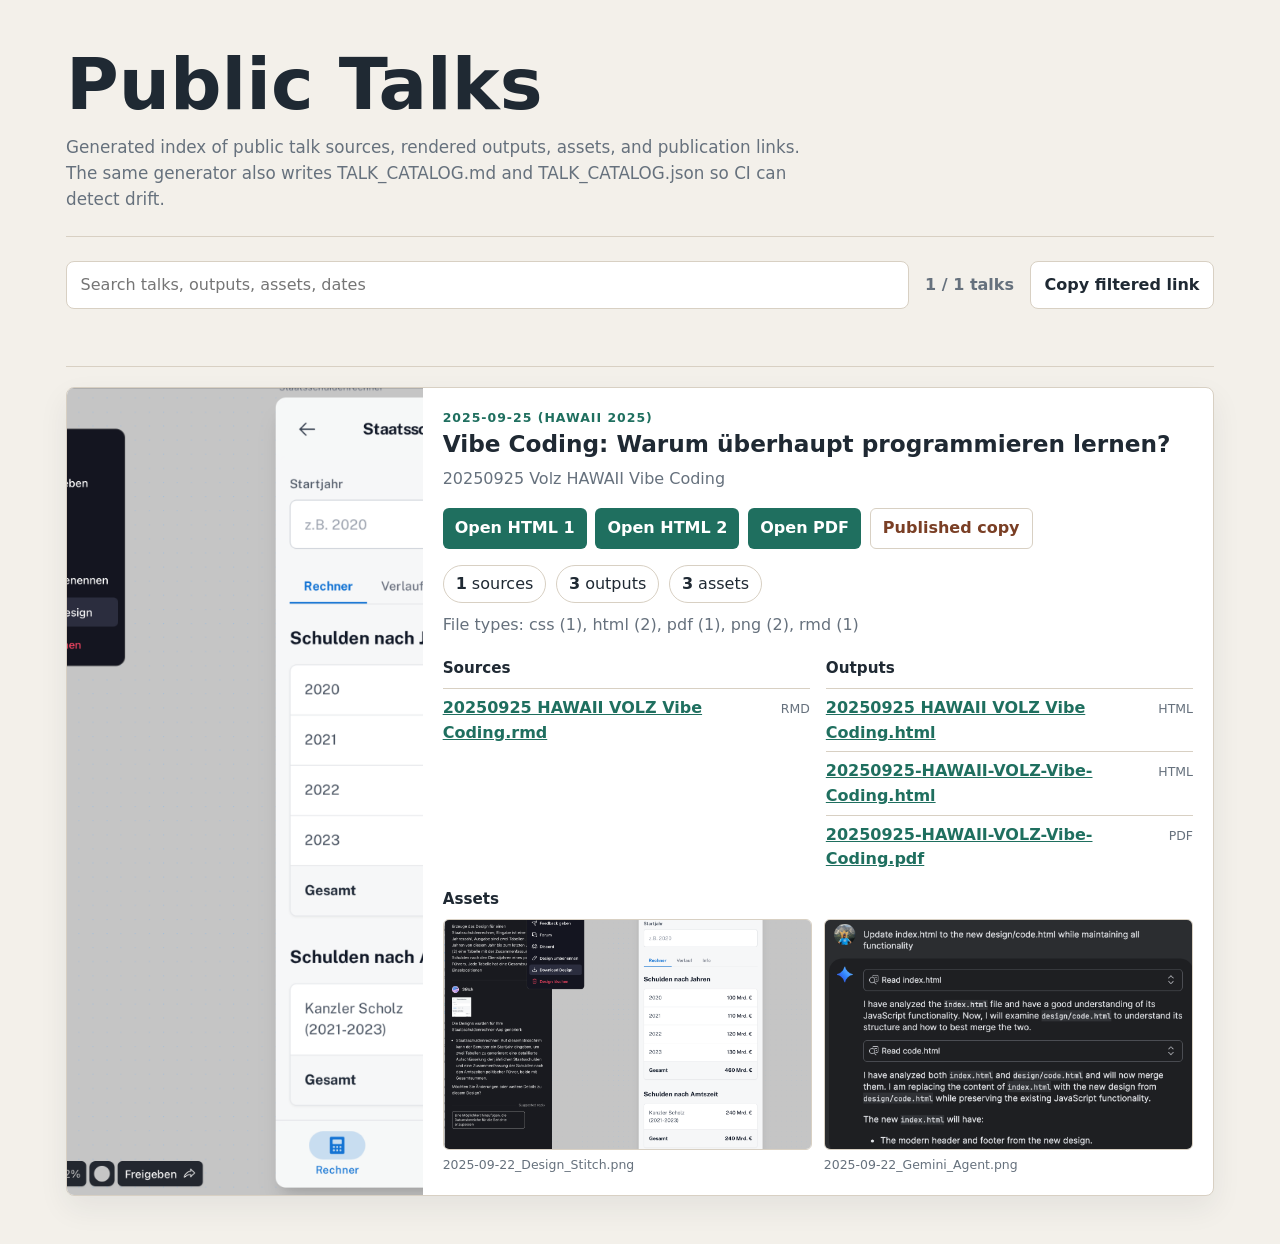
<file: index.html>
<!doctype html>
<html lang="en">
  <head>
    <meta charset="utf-8" />
    <meta name="viewport" content="width=device-width, initial-scale=1" />
    <title>Public Talks Catalog</title>
    <link rel="icon" href="data:," />
    <style>
      :root {
        color-scheme: light;
        --bg: #f3f0ea;
        --ink: #1f2933;
        --muted: #66717d;
        --line: #d8d0c3;
        --paper: #ffffff;
        --accent: #1f6f5f;
        --accent-2: #7a3f25;
      }
      * { box-sizing: border-box; }
      body {
        margin: 0;
        background: var(--bg);
        color: var(--ink);
        font-family: Inter, ui-sans-serif, system-ui, -apple-system, BlinkMacSystemFont, "Segoe UI", sans-serif;
        line-height: 1.55;
      }
      main {
        margin: 0 auto;
        max-width: 1180px;
        padding: 3rem 1rem;
      }
      .hero {
        border-bottom: 1px solid var(--line);
        margin-bottom: 1.5rem;
        padding-bottom: 1.5rem;
      }
      h1, h2, h3, p { margin: 0; }
      h1 {
        font-size: clamp(2rem, 6vw, 4.5rem);
        letter-spacing: 0;
        line-height: 1;
      }
      .lead {
        color: var(--muted);
        font-size: 1.05rem;
        margin-top: 0.9rem;
        max-width: 760px;
      }
      .toolbar {
        align-items: center;
        border-bottom: 1px solid var(--line);
        display: grid;
        gap: 1rem;
        grid-template-columns: 1fr auto auto;
        margin-bottom: 1.25rem;
        padding-bottom: 1.25rem;
      }
      .search, button {
        background: var(--paper);
        border: 1px solid var(--line);
        border-radius: 8px;
        color: var(--ink);
        font: inherit;
        min-height: 2.75rem;
        padding: 0.65rem 0.85rem;
        width: 100%;
      }
      button {
        cursor: pointer;
        font-weight: 800;
        width: auto;
      }
      button:hover {
        border-color: var(--accent);
        color: var(--accent);
      }
      .catalog-count {
        color: var(--muted);
        font-weight: 700;
        white-space: nowrap;
      }
      .copy-status {
        color: var(--muted);
        font-size: 0.9rem;
        min-height: 1.3rem;
      }
      .talk-grid {
        display: grid;
        gap: 1rem;
      }
      .talk-card {
        background: var(--paper);
        border: 1px solid var(--line);
        border-radius: 8px;
        box-shadow: 0 12px 30px rgba(31, 41, 51, 0.07);
        display: grid;
        grid-template-columns: minmax(220px, 0.45fr) minmax(0, 1fr);
        overflow: hidden;
      }
      .talk-card[hidden] { display: none; }
      .talk-media {
        background: #17212b;
        min-height: 260px;
      }
      .talk-media img {
        display: block;
        height: 100%;
        object-fit: cover;
        width: 100%;
      }
      .thumbnail-placeholder {
        align-items: center;
        color: #f8fafc;
        display: flex;
        font-size: 2rem;
        font-weight: 800;
        height: 100%;
        justify-content: center;
      }
      .talk-body {
        padding: 1.25rem;
      }
      .talk-card-header {
        align-items: flex-start;
        display: flex;
        gap: 1rem;
        justify-content: space-between;
      }
      .eyebrow {
        color: var(--accent);
        font-size: 0.78rem;
        font-weight: 800;
        letter-spacing: 0.08em;
        text-transform: uppercase;
      }
      h2 {
        font-size: 1.45rem;
        letter-spacing: 0;
        line-height: 1.15;
        margin-top: 0.25rem;
      }
      h3 {
        font-size: 0.95rem;
        margin-bottom: 0.45rem;
      }
      a { color: var(--accent); font-weight: 700; }
      .folder, .muted {
        color: var(--muted);
        margin-top: 0.6rem;
      }
      .actions {
        display: flex;
        flex-wrap: wrap;
        gap: 0.55rem;
        margin-top: 1rem;
      }
      .action-link {
        align-items: center;
        background: var(--accent);
        border-radius: 6px;
        color: #fff;
        display: inline-flex;
        min-height: 2.25rem;
        padding: 0.45rem 0.75rem;
        text-decoration: none;
      }
      .action-link.secondary {
        background: transparent;
        border: 1px solid var(--line);
        color: var(--accent-2);
      }
      .metrics {
        display: flex;
        flex-wrap: wrap;
        gap: 0.6rem;
        margin-top: 1rem;
      }
      .metrics span {
        border: 1px solid var(--line);
        border-radius: 999px;
        min-height: 2rem;
        padding: 0.35rem 0.75rem;
      }
      .artifact-grid {
        display: grid;
        gap: 1rem;
        grid-template-columns: repeat(2, minmax(0, 1fr));
        margin-top: 1.2rem;
      }
      .asset-section {
        grid-column: 1 / -1;
      }
      .asset-strip {
        display: grid;
        gap: 0.75rem;
        grid-template-columns: repeat(auto-fit, minmax(140px, 1fr));
      }
      figure {
        margin: 0;
      }
      figure img {
        aspect-ratio: 16 / 10;
        border: 1px solid var(--line);
        border-radius: 6px;
        display: block;
        object-fit: cover;
        width: 100%;
      }
      figcaption {
        color: var(--muted);
        font-size: 0.78rem;
        margin-top: 0.35rem;
      }
      .file-list {
        display: grid;
        gap: 0.35rem;
        list-style: none;
        margin: 0;
        padding: 0;
      }
      .file-list li {
        align-items: baseline;
        border-top: 1px solid var(--line);
        display: flex;
        gap: 0.75rem;
        justify-content: space-between;
        padding-top: 0.45rem;
      }
      .file-list span {
        color: var(--muted);
        font-size: 0.78rem;
        text-transform: uppercase;
      }
      @media (max-width: 760px) {
        main { padding: 2rem 1rem; }
        .toolbar { grid-template-columns: 1fr; }
        .catalog-count { white-space: normal; }
        .talk-card { grid-template-columns: 1fr; }
        .talk-media { min-height: 190px; }
        .talk-card-header { display: block; }
        .artifact-grid { grid-template-columns: 1fr; }
      }
    </style>
  </head>
  <body>
    <main>
      <section class="hero">
        <h1>Public Talks</h1>
        <p class="lead">
          Generated index of public talk sources, rendered outputs, assets, and
          publication links. The same generator also writes TALK_CATALOG.md and
          TALK_CATALOG.json so CI can detect drift.
        </p>
      </section>
      <section class="toolbar" aria-label="Catalog filters">
        <input id="catalog-search" class="search" type="search" placeholder="Search talks, outputs, assets, dates" />
        <p class="catalog-count"><span id="visible-count">1</span> / 1 talks</p>
        <button id="copy-catalog-link" type="button">Copy filtered link</button>
        <span id="copy-status" class="copy-status" aria-live="polite"></span>
      </section>
      <section class="talk-grid" aria-label="Talk catalog">
<article class="talk-card" data-search="vibe coding: warum überhaupt programmieren lernen? 20250925 volz hawaii vibe coding 2025-09-25 (hawaii 2025) css (1), html (2), pdf (1), png (2), rmd (1) 20250925 volz hawaii vibe coding/20250925 hawaii volz vibe coding.rmd 20250925 volz hawaii vibe coding/20250925 hawaii volz vibe coding.html 20250925 volz hawaii vibe coding/20250925-hawaii-volz-vibe-coding.html 20250925 volz hawaii vibe coding/20250925-hawaii-volz-vibe-coding.pdf 20250925 volz hawaii vibe coding/2025-09-22_design_stitch.png 20250925 volz hawaii vibe coding/2025-09-22_gemini_agent.png 20250925 volz hawaii vibe coding/styles.css">
              <div class="talk-media">
                <img src="20250925%20Volz%20HAWAII%20Vibe%20Coding/2025-09-22_Design_Stitch.png" alt="Vibe Coding: Warum überhaupt programmieren lernen? preview" loading="lazy" />
              </div>
              <div class="talk-body">
                <div class="talk-card-header">
                  <div>
                    <p class="eyebrow">2025-09-25 (HAWAII 2025)</p>
                    <h2>Vibe Coding: Warum überhaupt programmieren lernen?</h2>
                  </div>
                </div>
                <p class="folder">20250925 Volz HAWAII Vibe Coding</p>
                <div class="actions"><a class="action-link" href="20250925%20Volz%20HAWAII%20Vibe%20Coding/20250925%20HAWAII%20VOLZ%20Vibe%20Coding.html">Open HTML 1</a><a class="action-link" href="20250925%20Volz%20HAWAII%20Vibe%20Coding/20250925-HAWAII-VOLZ-Vibe-Coding.html">Open HTML 2</a><a class="action-link" href="20250925%20Volz%20HAWAII%20Vibe%20Coding/20250925-HAWAII-VOLZ-Vibe-Coding.pdf">Open PDF</a><a class="action-link secondary" href="http://rpubs.com/raphaelvolz/1347548">Published copy</a></div>
                <div class="metrics" aria-label="Talk artifact counts">
                  <span><strong>1</strong> sources</span>
                  <span><strong>3</strong> outputs</span>
                  <span><strong>3</strong> assets</span>
                </div>
                <p class="muted">File types: css (1), html (2), pdf (1), png (2), rmd (1)</p>
                <div class="artifact-grid">
                  <section>
                    <h3>Sources</h3>
                    <ul class="file-list"><li><a href="20250925%20Volz%20HAWAII%20Vibe%20Coding/20250925%20HAWAII%20VOLZ%20Vibe%20Coding.rmd">20250925 HAWAII VOLZ Vibe Coding.rmd</a><span>rmd</span></li></ul>
                  </section>
                  <section>
                    <h3>Outputs</h3>
                    <ul class="file-list"><li><a href="20250925%20Volz%20HAWAII%20Vibe%20Coding/20250925%20HAWAII%20VOLZ%20Vibe%20Coding.html">20250925 HAWAII VOLZ Vibe Coding.html</a><span>html</span></li><li><a href="20250925%20Volz%20HAWAII%20Vibe%20Coding/20250925-HAWAII-VOLZ-Vibe-Coding.html">20250925-HAWAII-VOLZ-Vibe-Coding.html</a><span>html</span></li><li><a href="20250925%20Volz%20HAWAII%20Vibe%20Coding/20250925-HAWAII-VOLZ-Vibe-Coding.pdf">20250925-HAWAII-VOLZ-Vibe-Coding.pdf</a><span>pdf</span></li></ul>
                  </section>
                  <section class="asset-section">
                    <h3>Assets</h3>
                    <div class="asset-strip"><figure><img src="20250925%20Volz%20HAWAII%20Vibe%20Coding/2025-09-22_Design_Stitch.png" alt="2025-09-22_Design_Stitch.png" loading="lazy" /><figcaption>2025-09-22_Design_Stitch.png</figcaption></figure><figure><img src="20250925%20Volz%20HAWAII%20Vibe%20Coding/2025-09-22_Gemini_Agent.png" alt="2025-09-22_Gemini_Agent.png" loading="lazy" /><figcaption>2025-09-22_Gemini_Agent.png</figcaption></figure></div>
                  </section>
                </div>
              </div>
            </article>
      </section>
    </main>
    <script>
      const search = document.getElementById('catalog-search');
      const cards = Array.from(document.querySelectorAll('.talk-card'));
      const visibleCount = document.getElementById('visible-count');
      const copyButton = document.getElementById('copy-catalog-link');
      const copyStatus = document.getElementById('copy-status');
      const params = new URLSearchParams(window.location.search);

      function updateUrl() {
        const next = new URLSearchParams();
        if (search.value.trim()) next.set('search', search.value.trim());
        const query = next.toString();
        const nextUrl = query
          ? `${window.location.pathname}?${query}`
          : window.location.pathname;
        window.history.replaceState(null, '', nextUrl);
      }

      function applySearch(updateAddress = true) {
        const query = search.value.trim().toLowerCase();
        let visible = 0;
        cards.forEach((card) => {
          const match = !query || card.dataset.search.includes(query);
          card.hidden = !match;
          if (match) visible += 1;
        });
        visibleCount.textContent = visible;
        if (updateAddress) updateUrl();
      }

      async function writeClipboard(text) {
        if (navigator.clipboard?.writeText) {
          try {
            await navigator.clipboard.writeText(text);
            return;
          } catch (_error) {
            // Fall back to document selection below.
          }
        }
        const textarea = document.createElement('textarea');
        textarea.value = text;
        textarea.setAttribute('readonly', '');
        textarea.style.position = 'fixed';
        textarea.style.top = '-999px';
        document.body.append(textarea);
        textarea.select();
        try {
          if (!document.execCommand('copy')) throw new Error('Copy rejected');
        } finally {
          textarea.remove();
        }
      }

      async function copyCatalogLink() {
        updateUrl();
        try {
          await writeClipboard(window.location.href);
          copyStatus.textContent = 'Catalog link copied.';
          window.setTimeout(() => {
            copyStatus.textContent = '';
          }, 1600);
        } catch (error) {
          console.error(error);
          copyStatus.textContent = 'Copy is unavailable in this browser.';
        }
      }

      search.value = params.get('search') || '';
      applySearch(false);
      search.addEventListener('input', () => applySearch(true));
      copyButton.addEventListener('click', copyCatalogLink);
    </script>
  </body>
</html>
</file>
